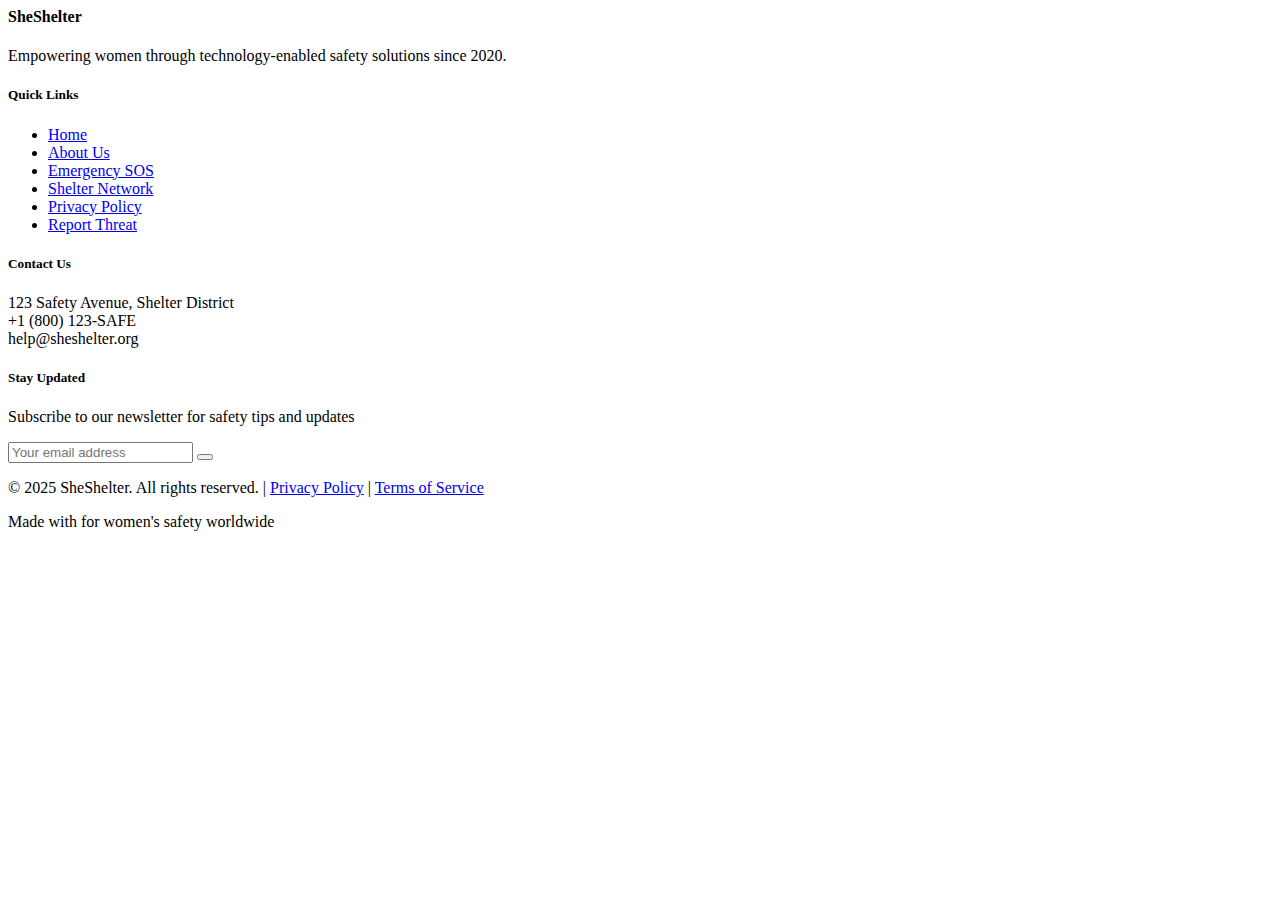
<file: footer.html>
<!-- Footer -->
 <html>
    <head>
<link ref="stylesheet" href="footer.css">
</head>
<body>
<footer>
    <div class="footer-container">
        <div class="footer-main">
            <div class="footer-about">
                <div class="logo">
                    <i class="fas fa-shield-alt"></i>
                    <h4>SheShelter</h4>
                </div>
                <p>Empowering women through technology-enabled safety solutions since 2020.</p>
                <div class="social-links">
                    <a href="#"><i class="fab fa-facebook-f"></i></a>
                    <a href="#"><i class="fab fa-twitter"></i></a>
                    <a href="#"><i class="fab fa-instagram"></i></a>
                    <a href="#"><i class="fab fa-linkedin-in"></i></a>
                </div>
            </div>
            <div class="footer-links">
                <h5>Quick Links</h5>
                <ul>
                    <li><a href="index.html">Home</a></li>
                    <li><a href="about.html">About Us</a></li>
                    <li><a href="sos.html">Emergency SOS</a></li>
                    <li><a href="shelter.html">Shelter Network</a></li>
                    <li><a href="privacy.html">Privacy Policy</a></li>
                    <li><a href="threat-alert.html">Report Threat</a></li>
                </ul>
            </div>
            <div class="footer-contact">
                <h5>Contact Us</h5>
                <div class="contact-item">
                    <i class="fas fa-map-marker-alt"></i>
                    <span>123 Safety Avenue, Shelter District</span>
                </div>
                <div class="contact-item">
                    <i class="fas fa-phone-alt"></i>
                    <span>+1 (800) 123-SAFE</span>
                </div>
                <div class="contact-item">
                    <i class="fas fa-envelope"></i>
                    <span>help@sheshelter.org</span>
                </div>
            </div>
            <div class="footer-newsletter">
                <h5>Stay Updated</h5>
                <p>Subscribe to our newsletter for safety tips and updates</p>
                <form class="newsletter-form">
                    <input type="email" placeholder="Your email address">
                    <button type="submit"><i class="fas fa-paper-plane"></i></button>
                </form>
            </div>
        </div>
        <div class="footer-bottom">
            <p>&copy; 2025 SheShelter. All rights reserved. | <a href="#">Privacy Policy</a> | <a href="#">Terms of Service</a></p>
            <p class="made-with">Made with <i class="fas fa-heart"></i> for women's safety worldwide</p>
        </div>
    </div>
</footer>
</body>
</html>
</file>
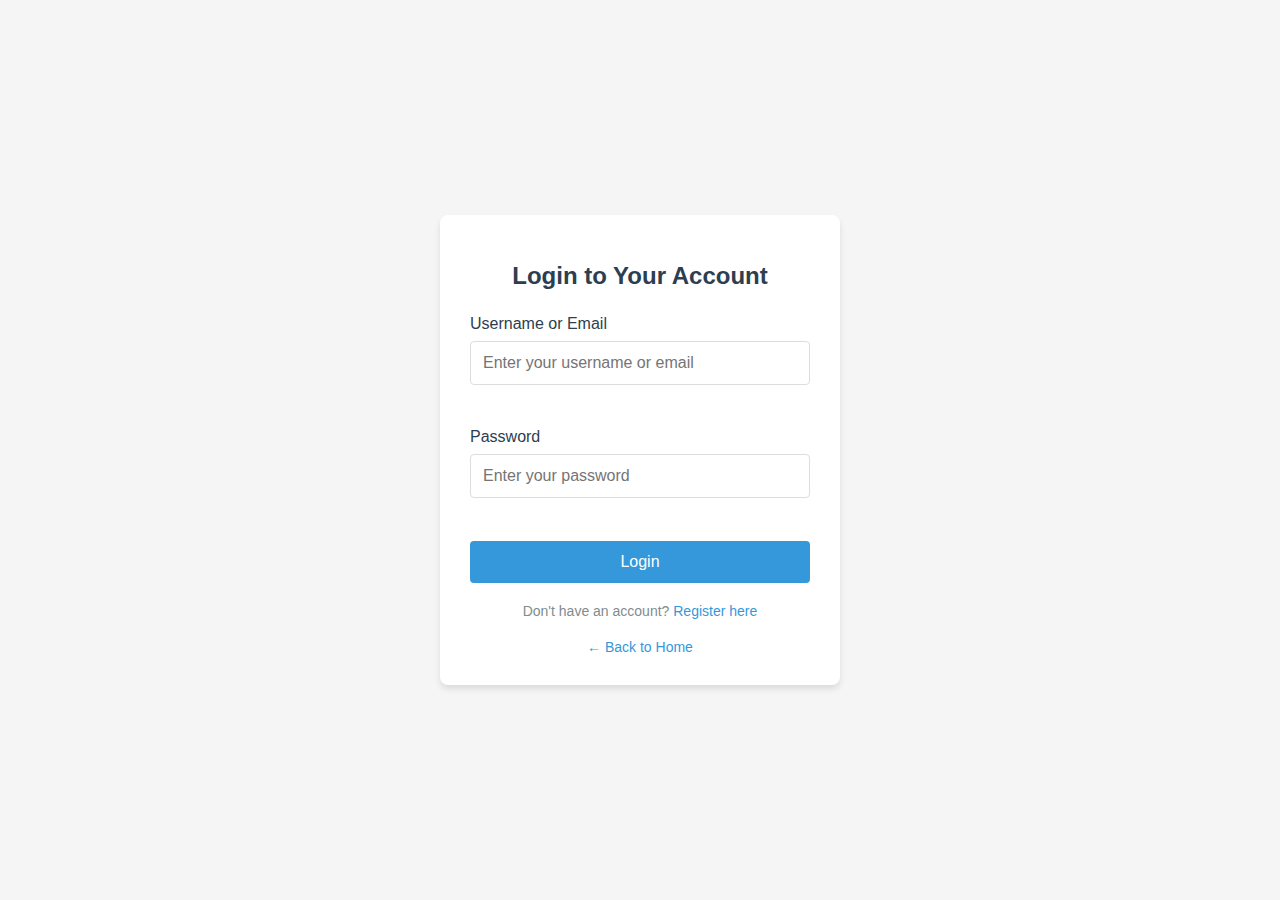
<file: login.html>
<!DOCTYPE html>
<html>
<head>
    <title>Login - SheShelter</title>
    <link rel="stylesheet" href="login.css">
</head>
<body>
    <div class="auth-container">
        <form id="loginForm">
            <div class="auth-box">
                <h1>Login to Your Account</h1>
                
                <div class="form-group">
                    <label for="user">Username or Email</label>
                    <input id="user" type="text" placeholder="Enter your username or email">
                    <div class="error-message" id="usernameError"></div>
                </div>
                
                <div class="form-group">
                    <label for="pass">Password</label>
                    <input id="pass" type="password" placeholder="Enter your password">
                    <div class="error-message" id="passwordError"></div>
                </div>
                
                <button type="submit" class="auth-button">Login</button>
                
                <div class="auth-footer">
                    <p>Don't have an account? <a href="register.html">Register here</a></p>
                    <a href="index.html" class="back-link">← Back to Home</a>
                </div>
            </div>
        </form>
    </div>
    <script src="login.js"></script>
</body>
</html>
</file>
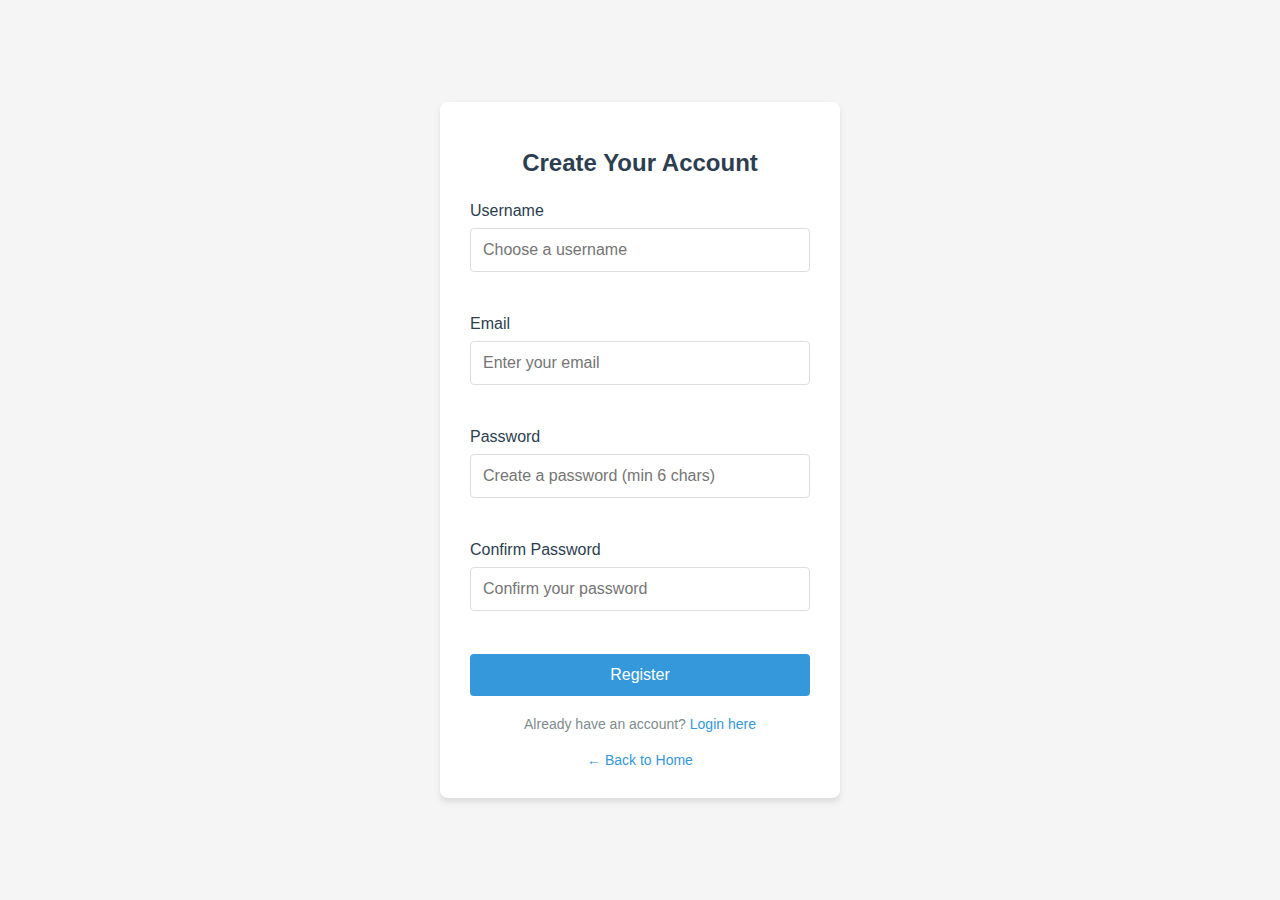
<file: register.html>
<!DOCTYPE html>
<html>
<head>
    <title>Register - SheShelter</title>
    <link rel="stylesheet" href="login.css"> <!-- Reusing the same CSS -->
</head>
<body>
    <div class="auth-container">
        <form id="registerForm">
            <div class="auth-box">
                <h1>Create Your Account</h1>
                
                <div class="form-group">
                    <label for="regUsername">Username</label>
                    <input id="regUsername" type="text" placeholder="Choose a username">
                    <div class="error-message" id="usernameError"></div>
                </div>
                
                <div class="form-group">
                    <label for="regEmail">Email</label>
                    <input id="regEmail" type="email" placeholder="Enter your email">
                    <div class="error-message" id="emailError"></div>
                </div>
                
                <div class="form-group">
                    <label for="regPassword">Password</label>
                    <input id="regPassword" type="password" placeholder="Create a password (min 6 chars)">
                    <div class="error-message" id="passwordError"></div>
                </div>
                
                <div class="form-group">
                    <label for="regConfirmPassword">Confirm Password</label>
                    <input id="regConfirmPassword" type="password" placeholder="Confirm your password">
                    <div class="error-message" id="confirmPasswordError"></div>
                </div>
                
                <button type="submit" class="auth-button">Register</button>
                
                <div class="auth-footer">
                    <p>Already have an account? <a href="login.html">Login here</a></p>
                    <a href="index.html" class="back-link">← Back to Home</a>
                </div>
            </div>
        </form>
    </div>
    <script src="register.js"></script>
</body>
</html>
</file>
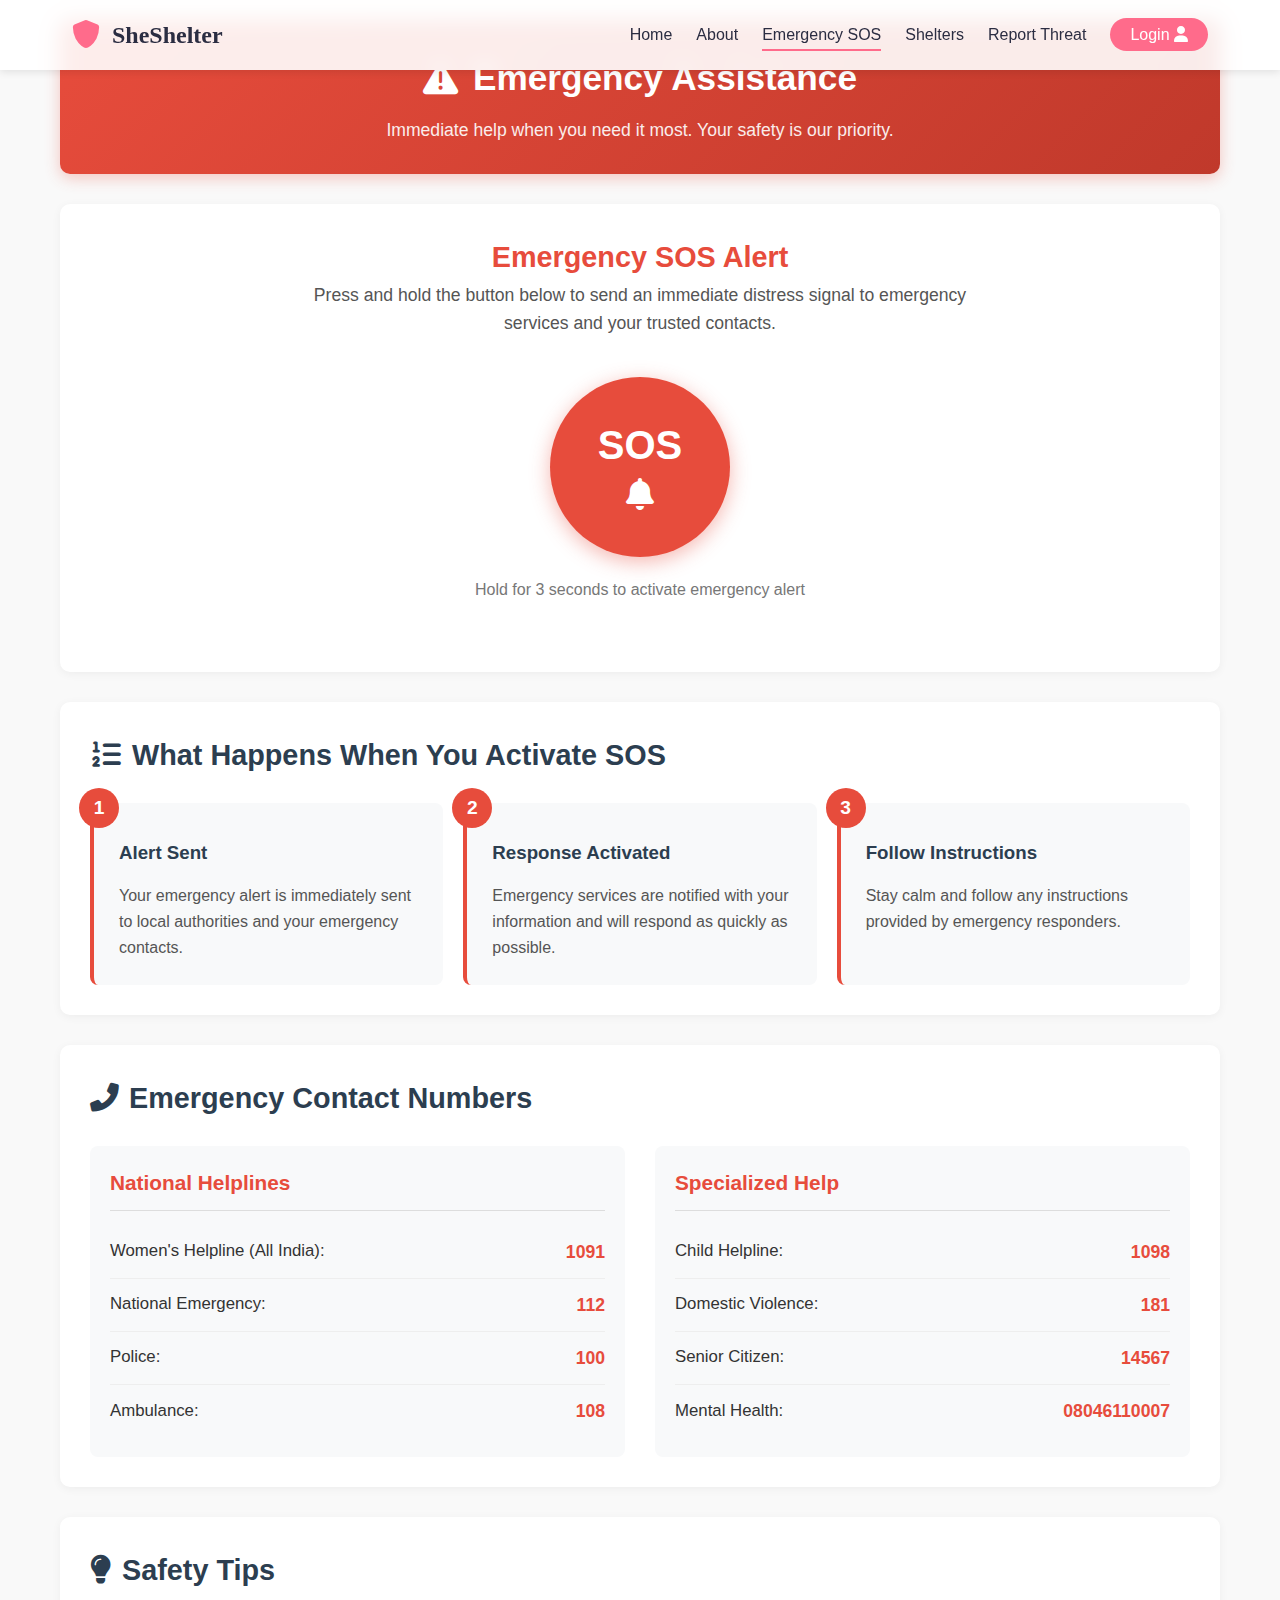
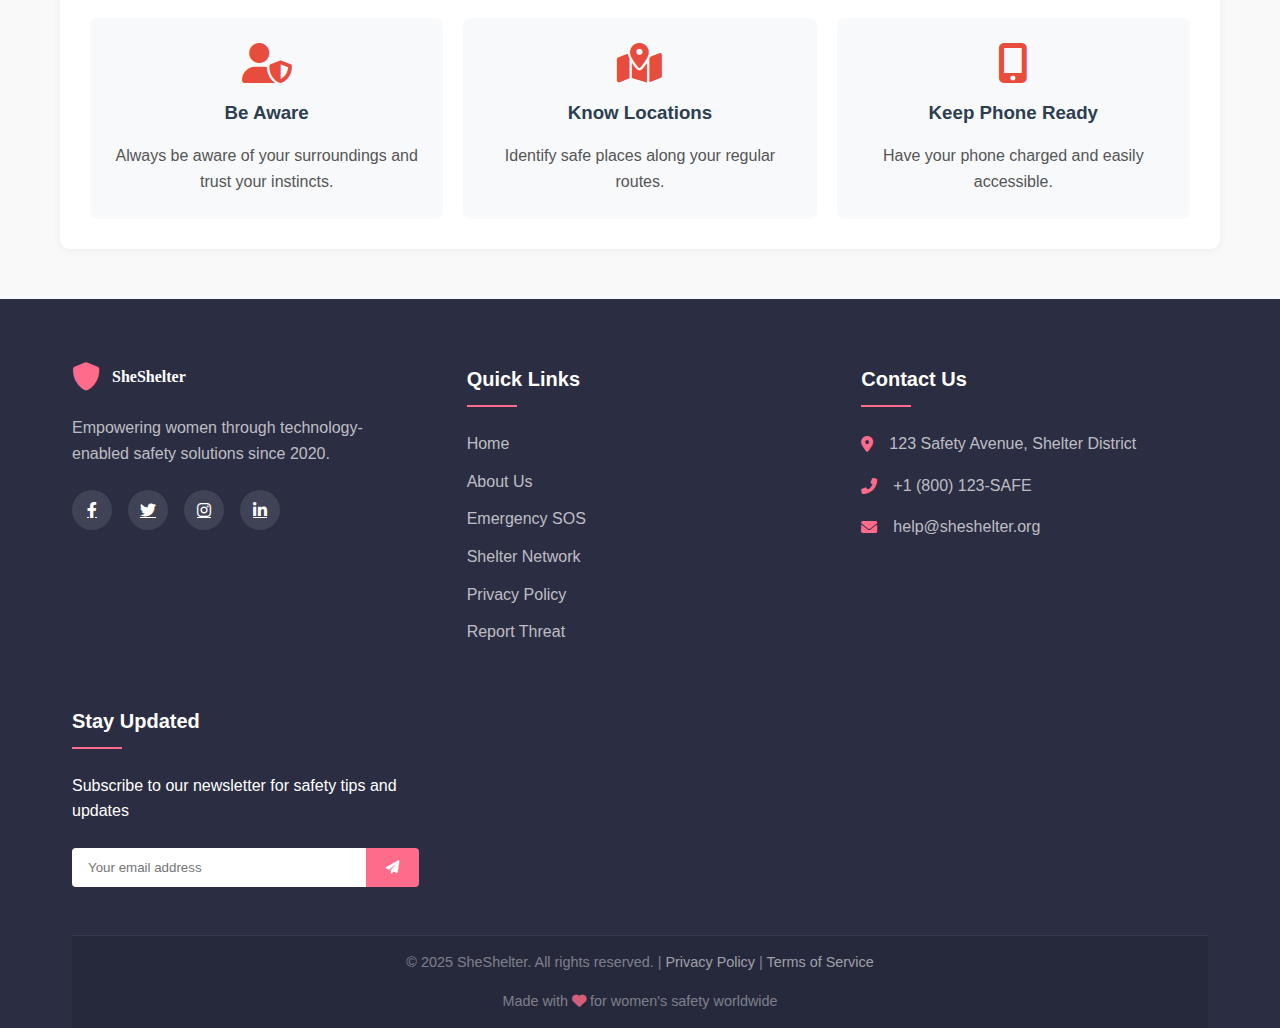
<file: sos.html>
<!DOCTYPE html>
<html lang="en">
<head>
    <meta charset="UTF-8">
    <meta name="viewport" content="width=device-width, initial-scale=1.0">
    <title>Emergency SOS - SheShelter</title>
    <link rel="stylesheet" href="https://cdnjs.cloudflare.com/ajax/libs/font-awesome/6.0.0-beta3/css/all.min.css">
    <link rel="stylesheet" href="index.css">
    <link rel="stylesheet" href="sos.css">
</head>
<body>
<header>
    <div class="header-container">
        <div class="logo">
            <i class="fas fa-shield-alt"></i>
            <h1>SheShelter</h1>
        </div>
        <nav class="main-nav">
            <ul>
                <li><a href="index.html">Home</a></li>
                <li><a href="about.html">About</a></li>
                <li><a href="sos.html" class="active">Emergency SOS</a></li>
                <li><a href="shelter.html">Shelters</a></li>
                <li><a href="threat-alert.html">Report Threat</a></li>
                <li><a href="login.html" class="login-btn">Login <i class="fas fa-user"></i></a></li>
            </ul>
        </nav>
        <div class="mobile-menu-btn">
            <i class="fas fa-bars"></i>
        </div>
    </div>
</header>

    <main class="sos-container">
        <section class="emergency-banner">
            <div class="banner-content">
                <h1><i class="fas fa-exclamation-triangle"></i> Emergency Assistance</h1>
                <p>Immediate help when you need it most. Your safety is our priority.</p>
            </div>
        </section>

        <section class="sos-alert">
            <h2 class="sos-heading">Emergency SOS Alert</h2>
            <p class="sos-info">Press and hold the button below to send an immediate distress signal to emergency services and your trusted contacts.</p>
            
            <div class="sos-button-container">
                <button class="sos-btn" id="sosButton">
                    <span class="sos-text">SOS</span>
                    <span class="sos-pulse"></span>
                    <i class="fas fa-bell alarm-icon"></i>
                </button>
                <p class="sos-instructions">Hold for 3 seconds to activate emergency alert</p>
            </div>
        </section>

        <section class="emergency-steps">
            <h2><i class="fas fa-list-ol"></i> What Happens When You Activate SOS</h2>
            <div class="steps-container">
                <div class="step">
                    <div class="step-number">1</div>
                    <h3>Alert Sent</h3>
                    <p>Your emergency alert is immediately sent to local authorities and your emergency contacts.</p>
                </div>
                <div class="step">
                    <div class="step-number">2</div>
                    <h3>Response Activated</h3>
                    <p>Emergency services are notified with your information and will respond as quickly as possible.</p>
                </div>
                <div class="step">
                    <div class="step-number">3</div>
                    <h3>Follow Instructions</h3>
                    <p>Stay calm and follow any instructions provided by emergency responders.</p>
                </div>
            </div>
        </section>

        <section class="helplines">
            <h2><i class="fas fa-phone-alt"></i> Emergency Contact Numbers</h2>
            <div class="helpline-grid">
                <div class="helpline-category">
                    <h3>National Helplines</h3>
                    <ul class="helpline-list">
                        <li class="helpline-item">Women's Helpline (All India): <span class="helpline-number">1091</span></li>
                        <li class="helpline-item">National Emergency: <span class="helpline-number">112</span></li>
                        <li class="helpline-item">Police: <span class="helpline-number">100</span></li>
                        <li class="helpline-item">Ambulance: <span class="helpline-number">108</span></li>
                    </ul>
                </div>
                <div class="helpline-category">
                    <h3>Specialized Help</h3>
                    <ul class="helpline-list">
                        <li class="helpline-item">Child Helpline: <span class="helpline-number">1098</span></li>
                        <li class="helpline-item">Domestic Violence: <span class="helpline-number">181</span></li>
                        <li class="helpline-item">Senior Citizen: <span class="helpline-number">14567</span></li>
                        <li class="helpline-item">Mental Health: <span class="helpline-number">08046110007</span></li>
                    </ul>
                </div>
            </div>
        </section>

        <section class="safety-tips">
            <h2><i class="fas fa-lightbulb"></i> Safety Tips</h2>
            <div class="tips-container">
                <div class="tip-card">
                    <i class="fas fa-user-shield"></i>
                    <h3>Be Aware</h3>
                    <p>Always be aware of your surroundings and trust your instincts.</p>
                </div>
                <div class="tip-card">
                    <i class="fas fa-map-marked-alt"></i>
                    <h3>Know Locations</h3>
                    <p>Identify safe places along your regular routes.</p>
                </div>
                <div class="tip-card">
                    <i class="fas fa-mobile-alt"></i>
                    <h3>Keep Phone Ready</h3>
                    <p>Have your phone charged and easily accessible.</p>
                </div>
            </div>
        </section>

        <div class="emergency-modal" id="emergencyModal">
            <div class="modal-content">
                <div class="modal-header">
                    <i class="fas fa-exclamation-circle"></i>
                    <h3>EMERGENCY ALERT ACTIVATED</h3>
                </div>
                <p>Help is on the way! Authorities have been notified.</p>
                <div class="modal-timer-container">
                    <div class="modal-timer" id="modalTimer">5</div>
                    <span>seconds until alert is sent</span>
                </div>
                <div class="modal-actions">
                    <button class="cancel-btn" id="cancelSosBtn">
                        <i class="fas fa-times"></i> CANCEL ALERT
                    </button>
                </div>
                <div class="modal-footer">
                    <p>If this is a real emergency, stay on the line if possible.</p>
                </div>
            </div>
        </div>
    </main>

   <div id="footer-placeholder"></div>

<script>
    fetch('footer.html')
        .then(response => response.text())
        .then(data => {
            document.getElementById('footer-placeholder').innerHTML = data;
        });
</script>

    <script src="sos.js"></script>
</body>
</html>
</file>
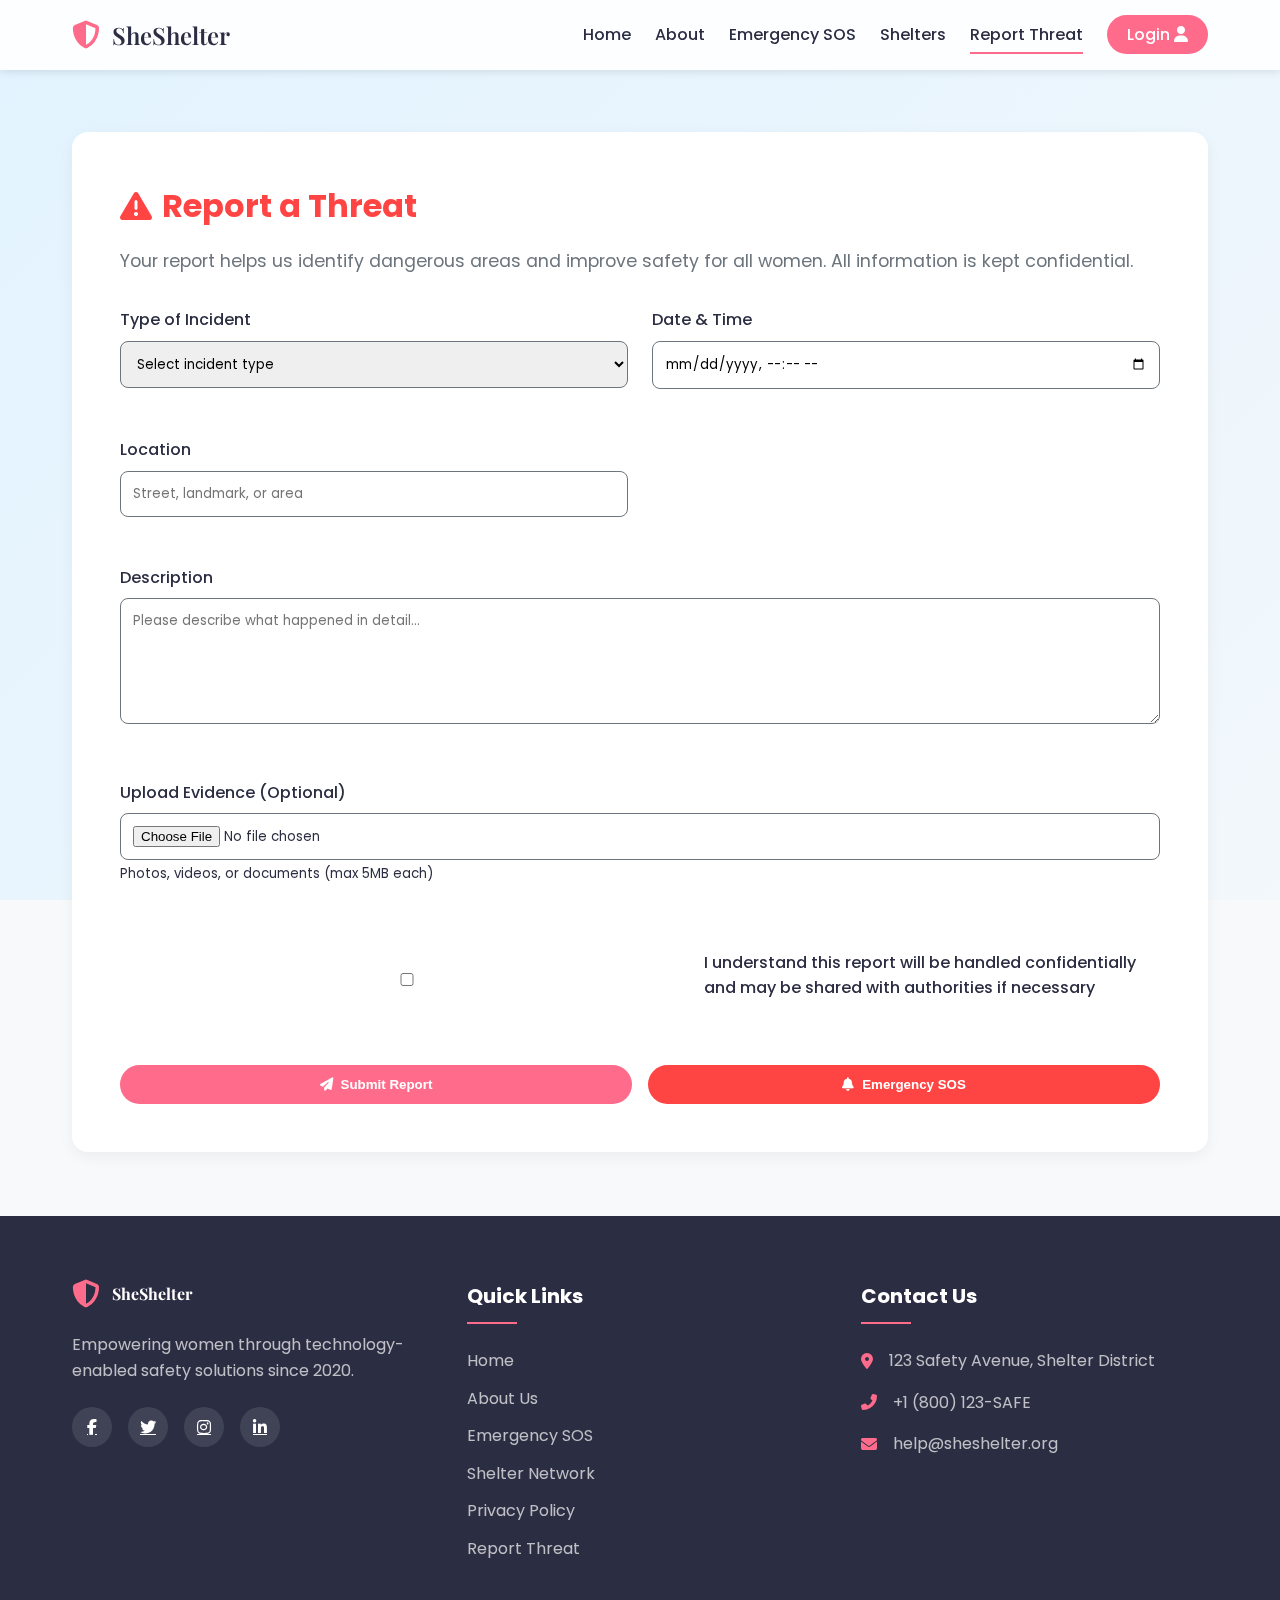
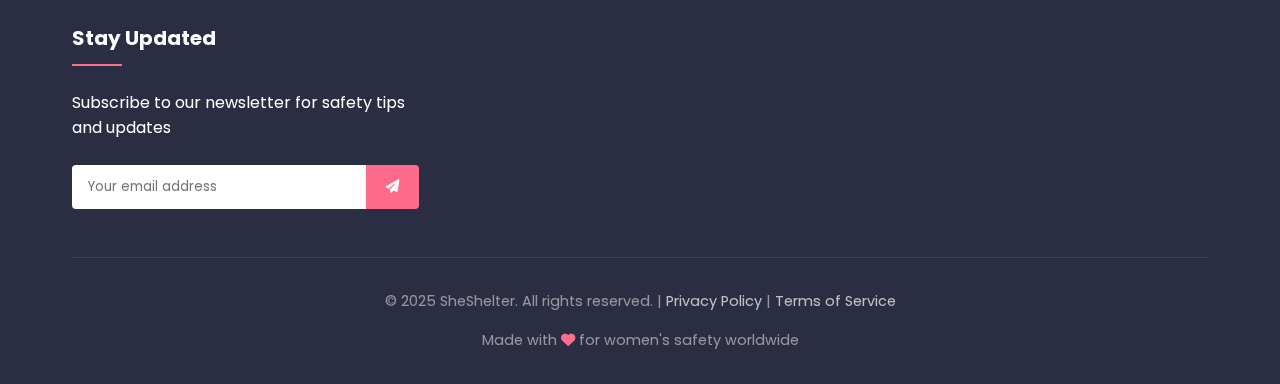
<file: threat-alert.html>
<!DOCTYPE html>
<html lang="en">
<head>
    <meta charset="UTF-8">
    <meta name="viewport" content="width=device-width, initial-scale=1.0">
    <title>Report a Threat - SheShelter</title>
    <link rel="stylesheet" href="https://cdnjs.cloudflare.com/ajax/libs/font-awesome/6.4.0/css/all.min.css">
    <link rel="stylesheet" href="index.css">
    <link rel="stylesheet" href="threat.css">
    <link href="https://fonts.googleapis.com/css2?family=Poppins:wght@300;400;500;600;700&family=Playfair+Display:wght@400;500;600&display=swap" rel="stylesheet">

</head>
<body>
    <!-- Animated Background -->
    <div class="animated-bg"></div>
    
    <!-- Header (same as index.html) -->
    <header>
        <div class="header-container">
            <div class="logo">
                <i class="fas fa-shield-alt"></i>
                <h1>SheShelter</h1>
            </div>
            <nav class="main-nav">
                <ul>
                    <li><a href="index.html">Home</a></li>
                    <li><a href="about.html">About</a></li>
                    <li><a href="sos.html">Emergency SOS</a></li>
                    <li><a href="shelter.html">Shelters</a></li>
                    <li><a href="threat-alert.html" class="active">Report Threat</a></li>
                    <li><a href="login.html" class="login-btn">Login <i class="fas fa-user"></i></a></li>
                </ul>
            </nav>
            <div class="mobile-menu-btn">
                <i class="fas fa-bars"></i>
            </div>
        </div>
    </header>

    <!-- Threat Report Page Content -->
    <main class="threat-report-page">
        <div class="threat-alert-container">
            <h2><i class="fas fa-exclamation-triangle"></i> Report a Threat</h2>
            <p>Your report helps us identify dangerous areas and improve safety for all women. All information is kept confidential.</p>
            
            <form id="threatReportForm" class="threat-report-form">
                <div class="form-group">
                    <label for="incidentType">Type of Incident</label>
                    <select id="incidentType" required>
                        <option value="">Select incident type</option>
                        <option value="verbal">Verbal Harassment</option>
                        <option value="physical">Physical Harassment</option>
                        <option value="cyber">Cyber Harassment</option>
                        <option value="stalking">Stalking</option>
                        <option value="other">Other</option>
                    </select>
                </div>
                
                <div class="form-group">
                    <label for="incidentDate">Date & Time</label>
                    <input type="datetime-local" id="incidentDate" required>
                </div>
                
                <div class="form-group">
                    <label for="incidentLocation">Location</label>
                    <input type="text" id="incidentLocation" placeholder="Street, landmark, or area" required>
                </div>
                
                <div class="form-group full-width">
                    <label for="incidentDescription">Description</label>
                    <textarea id="incidentDescription" rows="5" placeholder="Please describe what happened in detail..." required></textarea>
                </div>
                
                <div class="form-group full-width">
                    <label for="evidenceUpload">Upload Evidence (Optional)</label>
                    <input type="file" id="evidenceUpload" accept="image/*,video/*,.pdf,.doc,.docx">
                    <small>Photos, videos, or documents (max 5MB each)</small>
                </div>
                
                <div class="privacy-notice">
                    <input type="checkbox" id="privacyAgreement" required>
                    <label for="privacyAgreement">I understand this report will be handled confidentially and may be shared with authorities if necessary</label>
                </div>
                
                <div class="form-actions">
                    <button type="submit" class="report-btn">
                        <i class="fas fa-paper-plane"></i> Submit Report
                    </button>
                    <button type="button" class="emergency-btn" onclick="location.href='sos.html'">
                        <i class="fas fa-bell"></i> Emergency SOS
                    </button>
                </div>
            </form>
            
            <div class="report-confirmation" id="reportConfirmation">
                <i class="fas fa-check-circle"></i>
                <h3>Report Submitted Successfully</h3>
                <p>Thank you for helping make our community safer. Your report has been received and will be reviewed by our team.</p>
                <p>If you need immediate assistance, please use the Emergency SOS button.</p>
            </div>
        </div>
    </main>
<div id="footer-placeholder"></div>

<script>
    fetch('footer.html')
        .then(response => response.text())
        .then(data => {
            document.getElementById('footer-placeholder').innerHTML = data;
        });
</script>
    <script src="index.js"></script>
    <script src="threat.js"></script>
</body>
</html>
</file>
<file: footer.css>
/* Footer Styles */
footer {
    background-color: #2c3e50;
    color: #ecf0f1;
    padding: 60px 0 0;
    position: relative;
    z-index: 10;
}

.footer-container {
    max-width: 1200px;
    margin: 0 auto;
    padding: 0 20px;
}

.footer-main {
    display: grid;
    grid-template-columns: repeat(auto-fit, minmax(250px, 1fr));
    gap: 30px;
    margin-bottom: 40px;
}

.footer-about .logo {
    display: flex;
    align-items: center;
    margin-bottom: 20px;
}

.footer-about .logo i {
    font-size: 2rem;
    margin-right: 10px;
    color: #e74c3c;
}

.footer-about .logo h4 {
    font-size: 1.5rem;
    margin: 0;
}

.footer-about p {
    margin-bottom: 20px;
    line-height: 1.6;
}

.social-links {
    display: flex;
    gap: 15px;
}

.social-links a {
    color: #ecf0f1;
    background-color: rgba(255, 255, 255, 0.1);
    width: 36px;
    height: 36px;
    border-radius: 50%;
    display: flex;
    align-items: center;
    justify-content: center;
    transition: all 0.3s ease;
}

.social-links a:hover {
    background-color: #e74c3c;
    transform: translateY(-3px);
}

.footer-links h5,
.footer-contact h5,
.footer-newsletter h5 {
    font-size: 1.2rem;
    margin-bottom: 20px;
    position: relative;
    padding-bottom: 10px;
}

.footer-links h5::after,
.footer-contact h5::after,
.footer-newsletter h5::after {
    content: '';
    position: absolute;
    left: 0;
    bottom: 0;
    width: 40px;
    height: 2px;
    background-color: #e74c3c;
}

.footer-links ul {
    list-style: none;
    padding: 0;
}

.footer-links li {
    margin-bottom: 10px;
}

.footer-links a {
    color: #bdc3c7;
    transition: all 0.3s ease;
}

.footer-links a:hover {
    color: #e74c3c;
    padding-left: 5px;
}

.contact-item {
    display: flex;
    align-items: flex-start;
    margin-bottom: 15px;
}

.contact-item i {
    margin-right: 10px;
    color: #e74c3c;
    margin-top: 3px;
}

.contact-item span {
    line-height: 1.5;
}

.newsletter-form {
    display: flex;
    margin-top: 20px;
}

.newsletter-form input {
    flex: 1;
    padding: 10px 15px;
    border: none;
    border-radius: 4px 0 0 4px;
    font-size: 0.9rem;
}

.newsletter-form button {
    background-color: #e74c3c;
    color: white;
    border: none;
    padding: 0 15px;
    border-radius: 0 4px 4px 0;
    cursor: pointer;
    transition: all 0.3s ease;
}

.newsletter-form button:hover {
    background-color: #c0392b;
}

.footer-bottom {
    background-color: rgba(0, 0, 0, 0.2);
    padding: 20px 0;
    text-align: center;
    font-size: 0.9rem;
}

.footer-bottom p {
    margin: 5px 0;
    color: #bdc3c7;
}

.footer-bottom a {
    color: #ecf0f1;
    transition: all 0.3s ease;
}

.footer-bottom a:hover {
    color: #e74c3c;
    text-decoration: underline;
}

.made-with {
    display: flex;
    align-items: center;
    justify-content: center;
    gap: 5px;
}

.made-with i {
    color: #e74c3c;
}

/* Responsive adjustments */
@media (max-width: 768px) {
    .footer-main {
        grid-template-columns: 1fr;
    }
    
    .footer-links,
    .footer-contact,
    .footer-newsletter {
        margin-top: 30px;
    }
}
</file>
<file: login.css>
body {
    margin: 0;
    padding: 0;
    font-family: 'Arial', sans-serif;
    background-color: #f5f5f5;
    display: flex;
    justify-content: center;
    align-items: center;
    min-height: 100vh;
}

.auth-container {
    width: 100%;
    max-width: 400px;
    padding: 20px;
}

.auth-box {
    background-color: white;
    padding: 30px;
    border-radius: 8px;
    box-shadow: 0 4px 6px rgba(0, 0, 0, 0.1);
}

.auth-box h1 {
    color: #2c3e50;
    text-align: center;
    margin-bottom: 25px;
    font-size: 24px;
}

.form-group {
    margin-bottom: 20px;
}

.form-group label {
    display: block;
    margin-bottom: 8px;
    color: #2c3e50;
    font-weight: 500;
}

.form-group input {
    width: 100%;
    padding: 12px;
    border: 1px solid #ddd;
    border-radius: 4px;
    font-size: 16px;
    box-sizing: border-box;
}

.form-group input:focus {
    outline: none;
    border-color: #3498db;
}

.auth-button {
    width: 100%;
    padding: 12px;
    background-color: #3498db;
    color: white;
    border: none;
    border-radius: 4px;
    font-size: 16px;
    cursor: pointer;
    transition: background-color 0.3s;
}

.auth-button:hover {
    background-color: #2980b9;
}

.auth-footer {
    margin-top: 20px;
    text-align: center;
    font-size: 14px;
}

.auth-footer p {
    color: #7f8c8d;
    margin-bottom: 10px;
}

.auth-footer a {
    color: #3498db;
    text-decoration: none;
}

.back-link {
    display: inline-block;
    margin-top: 10px;
    color: #7f8c8d;
}

.error-message {
    color: #e74c3c;
    font-size: 13px;
    margin-top: 5px;
    height: 18px;
}
</file>
<file: index.css>
/* Base Styles & Variables */
:root {
    --primary: #FF6B8B;
    --primary-dark: #E05575;
    --primary-light: #FF8FA3;
    --secondary: #6B8BFF;
    --accent: #FFD166;
    --dark: #2B2D42;
    --light: #F8F9FA;
    --gray: #6C757D;
    --success: #4BB543;
    --danger: #FF4444;
    --warning: #FD7E14;
    --info: #17A2B8;
    
    --font-primary: 'Poppins', sans-serif;
    --font-secondary: 'Playfair Display', serif;
    
    --shadow-sm: 0 2px 8px rgba(0,0,0,0.1);
    --shadow-md: 0 4px 12px rgba(0,0,0,0.15);
    --shadow-lg: 0 8px 24px rgba(0,0,0,0.2);
    --transition: all 0.3s ease;
}

* {
    margin: 0;
    padding: 0;
    box-sizing: border-box;
}

body {
    font-family: var(--font-primary);
    color: var(--dark);
    background-color: var(--light);
    line-height: 1.6;
    overflow-x: hidden;
}

/* Animated Background */
.animated-bg {
    position: fixed;
    top: 0;
    left: 0;
    width: 100%;
    height: 100%;
    background: linear-gradient(-45deg, #ffcce6, #ffd6e7, #f8f9fa, #e2f3ff);
    background-size: 400% 400%;
    animation: gradientBG 15s ease infinite;
    z-index: -1;
}

@keyframes gradientBG {
    0% { background-position: 0% 50%; }
    50% { background-position: 100% 50%; }
    100% { background-position: 0% 50%; }
}

/* Header Styles */
header {
    background-color: rgba(255, 255, 255, 0.9);
    box-shadow: var(--shadow-sm);
    position: fixed;
    width: 100%;
    top: 0;
    z-index: 1000;
    backdrop-filter: blur(10px);
}

.header-container {
    max-width: 1200px;
    margin: 0 auto;
    padding: 1rem 2rem;
    display: flex;
    justify-content: space-between;
    align-items: center;
}

.logo {
    display: flex;
    align-items: center;
    gap: 0.75rem;
}

.logo i {
    color: var(--primary);
    font-size: 1.75rem;
}

.logo h1 {
    font-family: var(--font-secondary);
    font-weight: 600;
    color: var(--dark);
    font-size: 1.5rem;
}

.main-nav ul {
    display: flex;
    list-style: none;
    gap: 1.5rem;
}

.main-nav a {
    text-decoration: none;
    color: var(--dark);
    font-weight: 500;
    padding: 0.5rem 0;
    position: relative;
    transition: var(--transition);
}

.main-nav a:after {
    content: '';
    position: absolute;
    bottom: 0;
    left: 0;
    width: 0;
    height: 2px;
    background-color: var(--primary);
    transition: var(--transition);
}

.main-nav a:hover:after,
.main-nav a.active:after {
    width: 100%;
}

.main-nav a:hover {
    color: var(--primary);
}

.login-btn {
    background-color: var(--primary);
    color: white !important;
    padding: 0.5rem 1.25rem !important;
    border-radius: 50px;
    transition: var(--transition);
}

.login-btn:hover {
    background-color: var(--primary-dark);
    transform: translateY(-2px);
    box-shadow: var(--shadow-sm);
}

.login-btn:after {
    display: none !important;
}

.mobile-menu-btn {
    display: none;
    font-size: 1.5rem;
    cursor: pointer;
}

/* Hero Section */
/* Add this to your existing index.css */
.hero-with-bg {
    position: relative;
    min-height: 100vh;
    display: flex;
    align-items: center;
    background: 
        linear-gradient(rgba(0, 0, 0, 0.5), 
        rgba(0, 0, 0, 0.5)), 
        url('https://media.istockphoto.com/id/487729465/photo/i-think-that-guy-is-following-me.webp?a=1&b=1&s=612x612&w=0&k=20&c=NQbNAjp6GTJEZWL9wnVLmhzxpb80SSLnCLb4tdMg26U=') no-repeat center center;
    background-size: cover;
    color: white;
    padding: 8rem 2rem 4rem;
}
.hero {
    padding: 8rem 2rem 4rem;
    max-width: 1200px;
    margin: 0 auto;
    display: flex;
    align-items: center;
    gap: 3rem;
    min-height: 90vh;
}

.hero-content {
    position: relative;
    z-index: 2;
    max-width: 1200px;
    margin: 0 auto;
}

.hero-image {
    flex: 1;
    position: relative;
}

.hero-image img {
    width: 100%;
    border-radius: 16px;
    box-shadow: var(--shadow-lg);
    transform: perspective(1000px) rotateY(-10deg);
    transition: var(--transition);
}

.hero-image:hover img {
    transform: perspective(1000px) rotateY(0deg);
}

.hero h2 {
    font-family: var(--font-secondary);
    font-size: 3rem;
    font-weight: 600;
    color: var(--dark);
    margin-bottom: 1.5rem;
    line-height: 1.2;
}

.tagline {
    font-size: 1.25rem;
    color: var(--gray);
    margin-bottom: 2.5rem;
    max-width: 600px;
}

.hero-buttons {
    display: flex;
    gap: 1.5rem;
    margin-top: 2rem;
}

.btn {
    display: inline-flex;
    align-items: center;
    gap: 0.75rem;
    padding: 0.75rem 1.75rem;
    border-radius: 50px;
    font-weight: 500;
    text-decoration: none;
    transition: var(--transition);
    box-shadow: var(--shadow-sm);
}

.btn i {
    font-size: 1.1rem;
}

.emergency-btn {
    background-color: var(--danger);
    color: white;
}

.emergency-btn:hover {
    background-color: #e03e3e;
    transform: translateY(-3px);
    box-shadow: var(--shadow-md);
}

.shelter-btn {
    background-color: var(--primary);
    color: white;
}

.shelter-btn:hover {
    background-color: var(--primary-dark);
    transform: translateY(-3px);
    box-shadow: var(--shadow-md);
}

/* Safety Features Section */
.safety-features {
    padding: 6rem 2rem;
    background-color: white;
    position: relative;
    overflow: hidden;
}

.section-header {
    text-align: center;
    max-width: 800px;
    margin: 0 auto 4rem;
}

.section-header h3 {
    font-family: var(--font-secondary);
    font-size: 2.5rem;
    color: var(--dark);
    margin-bottom: 1rem;
}

.section-header p {
    font-size: 1.1rem;
    color: var(--gray);
}

.features-grid {
    display: grid;
    grid-template-columns: repeat(auto-fit, minmax(250px, 1fr));
    gap: 2rem;
    max-width: 1200px;
    margin: 0 auto;
}

.feature-card {
    background-color: white;
    border-radius: 12px;
    padding: 2rem;
    text-align: center;
    transition: var(--transition);
    box-shadow: var(--shadow-sm);
    border: 1px solid rgba(0,0,0,0.05);
}

.feature-card:hover {
    transform: translateY(-10px);
    box-shadow: var(--shadow-lg);
}

.feature-icon {
    width: 80px;
    height: 80px;
    margin: 0 auto 1.5rem;
    background-color: rgba(255, 107, 139, 0.1);
    border-radius: 50%;
    display: flex;
    align-items: center;
    justify-content: center;
    font-size: 2rem;
    color: var(--primary);
}

.pulse {
    animation: pulse 2s infinite;
}

@keyframes pulse {
    0% { box-shadow: 0 0 0 0 rgba(255, 107, 139, 0.4); }
    70% { box-shadow: 0 0 0 15px rgba(255, 107, 139, 0); }
    100% { box-shadow: 0 0 0 0 rgba(255, 107, 139, 0); }
}

.feature-card h4 {
    font-size: 1.25rem;
    margin-bottom: 1rem;
    color: var(--dark);
}

.feature-card p {
    color: var(--gray);
    font-size: 0.95rem;
}

/* Testimonials Section */
.testimonials {
    padding: 6rem 2rem;
    background-color: #f8f9fa;
}

.testimonial-slider {
    max-width: 1200px;
    margin: 0 auto;
    display: flex;
    gap: 2rem;
    overflow-x: auto;
    padding: 1rem 0;
    scroll-snap-type: x mandatory;
}

.testimonial-card {
    min-width: 350px;
    background-color: white;
    border-radius: 12px;
    padding: 2rem;
    box-shadow: var(--shadow-sm);
    scroll-snap-align: start;
}

.quote-icon {
    font-size: 2rem;
    color: var(--primary-light);
    margin-bottom: 1rem;
}

.testimonial-text {
    font-style: italic;
    color: var(--dark);
    margin-bottom: 1.5rem;
}

.testimonial-author {
    display: flex;
    align-items: center;
    gap: 1rem;
}

.testimonial-author img {
    width: 50px;
    height: 50px;
    border-radius: 50%;
    object-fit: cover;
}

.testimonial-author h5 {
    font-size: 1rem;
    color: var(--dark);
}

.testimonial-author p {
    font-size: 0.85rem;
    color: var(--gray);
}

/* App Download CTA */
.app-cta {
    padding: 6rem 2rem;
    max-width: 1200px;
    margin: 0 auto;
    display: flex;
    align-items: center;
    gap: 4rem;
}

.app-image {
    flex: 1;
    position: relative;
}

.app-image img {
    width: 100%;
    max-width: 400px;
    filter: drop-shadow(0 10px 20px rgba(0,0,0,0.1));
}

.app-content {
    flex: 1;
}

.app-content h3 {
    font-family: var(--font-secondary);
    font-size: 2.5rem;
    color: var(--dark);
    margin-bottom: 1.5rem;
}

.app-content p {
    color: var(--gray);
    margin-bottom: 2rem;
    font-size: 1.1rem;
}

.download-buttons {
    display: flex;
    gap: 1rem;
}

.download-btn {
    display: flex;
    align-items: center;
    gap: 0.75rem;
    padding: 0.75rem 1.5rem;
    background-color: var(--dark);
    color: white;
    border-radius: 8px;
    text-decoration: none;
    transition: var(--transition);
}

.download-btn:hover {
    transform: translateY(-3px);
    box-shadow: var(--shadow-md);
}

.download-btn i {
    font-size: 1.5rem;
}

.download-btn div {
    display: flex;
    flex-direction: column;
}

.download-btn span {
    font-size: 0.7rem;
}

.download-btn strong {
    font-size: 1rem;
}

/* Footer Styles */
footer {
    background-color: var(--dark);
    color: white;
    padding-top: 4rem;
}

.footer-container {
    max-width: 1200px;
    margin: 0 auto;
    padding: 0 2rem;
}

.footer-main {
    display: grid;
    grid-template-columns: repeat(auto-fit, minmax(250px, 1fr));
    gap: 3rem;
    margin-bottom: 3rem;
}

.footer-about .logo {
    margin-bottom: 1.5rem;
}

.footer-about .logo i {
    color: var(--primary);
}

.footer-about .logo h4 {
    color: white;
    font-family: var(--font-secondary);
}

.footer-about p {
    color: rgba(255,255,255,0.7);
    margin-bottom: 1.5rem;
}

.social-links {
    display: flex;
    gap: 1rem;
}

.social-links a {
    display: flex;
    align-items: center;
    justify-content: center;
    width: 40px;
    height: 40px;
    border-radius: 50%;
    background-color: rgba(255,255,255,0.1);
    color: white;
    transition: var(--transition);
}

.social-links a:hover {
    background-color: var(--primary);
    transform: translateY(-3px);
}

.footer-links h5,
.footer-contact h5,
.footer-newsletter h5 {
    font-size: 1.25rem;
    margin-bottom: 1.5rem;
    position: relative;
    padding-bottom: 0.75rem;
}

.footer-links h5:after,
.footer-contact h5:after,
.footer-newsletter h5:after {
    content: '';
    position: absolute;
    bottom: 0;
    left: 0;
    width: 50px;
    height: 2px;
    background-color: var(--primary);
}

.footer-links ul {
    list-style: none;
}

.footer-links li {
    margin-bottom: 0.75rem;
}

.footer-links a {
    color: rgba(255,255,255,0.7);
    text-decoration: none;
    transition: var(--transition);
}

.footer-links a:hover {
    color: var(--primary);
    padding-left: 5px;
}

.contact-item {
    display: flex;
    align-items: center;
    gap: 1rem;
    margin-bottom: 1rem;
    color: rgba(255,255,255,0.7);
}

.contact-item i {
    color: var(--primary);
}

.newsletter-form {
    display: flex;
    margin-top: 1.5rem;
}

.newsletter-form input {
    flex: 1;
    padding: 0.75rem 1rem;
    border: none;
    border-radius: 4px 0 0 4px;
    font-family: var(--font-primary);
}

.newsletter-form button {
    background-color: var(--primary);
    color: white;
    border: none;
    padding: 0 1.25rem;
    border-radius: 0 4px 4px 0;
    cursor: pointer;
    transition: var(--transition);
}

.newsletter-form button:hover {
    background-color: var(--primary-dark);
}

.footer-bottom {
    border-top: 1px solid rgba(255,255,255,0.1);
    padding: 2rem 0;
    text-align: center;
    color: rgba(255,255,255,0.5);
    font-size: 0.9rem;
}

.footer-bottom a {
    color: rgba(255,255,255,0.7);
    text-decoration: none;
    transition: var(--transition);
}

.footer-bottom a:hover {
    color: var(--primary);
}

.made-with {
    margin-top: 1rem;
}

.made-with i {
    color: var(--primary);
}

/* Emergency Quick Access */
.emergency-quick-access {
    position: fixed;
    bottom: 2rem;
    right: 2rem;
    z-index: 999;
}

.emergency-quick-access .emergency-btn {
    display: flex;
    align-items: center;
    gap: 0.5rem;
    padding: 1rem 1.5rem;
    background-color: var(--danger);
    color: white;
    border-radius: 50px;
    text-decoration: none;
    font-weight: 600;
    box-shadow: 0 4px 20px rgba(255, 68, 68, 0.3);
    animation: pulse 1.5s infinite;
    transition: var(--transition);
}

.emergency-quick-access .emergency-btn:hover {
    background-color: #e03e3e;
    transform: scale(1.05);
}

/* Responsive Styles */
@media (max-width: 992px) {
    .hero {
        flex-direction: column;
        text-align: center;
        padding-top: 6rem;
    }
    
    .hero-buttons {
        justify-content: center;
    }
    
    .tagline {
        margin-left: auto;
        margin-right: auto;
    }
    
    .app-cta {
        flex-direction: column;
        text-align: center;
    }
    
    .download-buttons {
        justify-content: center;
    }
}

@media (max-width: 768px) {
    .main-nav {
        position: fixed;
        top: 80px;
        left: -100%;
        width: 80%;
        height: calc(100vh - 80px);
        background-color: white;
        flex-direction: column;
        padding: 2rem;
        box-shadow: var(--shadow-lg);
        transition: var(--transition);
    }
    
    .main-nav.active {
        left: 0;
    }
    
    .main-nav ul {
        flex-direction: column;
    }
    
    .mobile-menu-btn {
        display: block;
    }
    
    .hero h2 {
        font-size: 2.5rem;
    }
    
    .section-header h3 {
        font-size: 2rem;
    }
    
    .app-content h3 {
        font-size: 2rem;
    }
}

@media (max-width: 576px) {
    .hero h2 {
        font-size: 2rem;
    }
    
    .hero-buttons {
        flex-direction: column;
        gap: 1rem;
    }
    
    .download-buttons {
        flex-direction: column;
    }
    
    .header-container {
        padding: 1rem;
    }
}
</file>
<file: sos.css>
/* Base Styles */
body {
    margin: 0;
    padding: 0;
    font-family: 'Segoe UI', Tahoma, Geneva, Verdana, sans-serif;
    background-color: #f9f9f9;
    color: #333;
    line-height: 1.6;
}

/* Main Container */
.sos-container {
    max-width: 1200px;
    margin: 0 auto;
    padding: 20px;
}

/* Emergency Banner */
.emergency-banner {
    background: linear-gradient(135deg, #e74c3c, #c0392b);
    color: white;
    padding: 30px;
    border-radius: 10px;
    margin-bottom: 30px;
    text-align: center;
    box-shadow: 0 4px 15px rgba(231, 76, 60, 0.3);
}

.emergency-banner h1 {
    margin: 0;
    font-size: 2.2rem;
    display: flex;
    align-items: center;
    justify-content: center;
    gap: 15px;
}

.emergency-banner p {
    margin: 10px 0 0;
    font-size: 1.1rem;
    opacity: 0.9;
}

/* SOS Alert Section */
.sos-alert {
    background-color: white;
    border-radius: 10px;
    padding: 30px;
    margin-bottom: 30px;
    box-shadow: 0 2px 10px rgba(0,0,0,0.05);
    text-align: center;
}

.sos-heading {
    color: #e74c3c;
    margin-top: 0;
    font-size: 1.8rem;
    display: flex;
    align-items: center;
    justify-content: center;
    gap: 10px;
}

.sos-info {
    color: #555;
    margin-bottom: 25px;
    font-size: 1.1rem;
    max-width: 700px;
    margin-left: auto;
    margin-right: auto;
}

.sos-button-container {
    position: relative;
    margin: 40px 0;
}

.sos-btn {
    background-color: #e74c3c;
    color: white;
    border: none;
    border-radius: 50%;
    width: 180px;
    height: 180px;
    font-size: 2.5rem;
    font-weight: bold;
    cursor: pointer;
    position: relative;
    transition: all 0.3s;
    box-shadow: 0 5px 20px rgba(231, 76, 60, 0.4);
    outline: none;
    display: flex;
    flex-direction: column;
    align-items: center;
    justify-content: center;
    margin: 0 auto;
}

.sos-btn:hover {
    transform: translateY(-3px);
    box-shadow: 0 8px 25px rgba(231, 76, 60, 0.5);
}

.sos-btn:active {
    transform: scale(0.98);
}

.sos-text {
    position: relative;
    z-index: 2;
}

.alarm-icon {
    font-size: 2rem;
    margin-top: 10px;
    animation: ring 0.5s infinite alternate;
    position: relative;
    z-index: 2;
}

@keyframes ring {
    from {
        transform: rotate(-15deg);
    }
    to {
        transform: rotate(15deg);
    }
}

.sos-pulse {
    position: absolute;
    width: 100%;
    height: 100%;
    background-color: rgba(231, 76, 60, 0.6);
    border-radius: 50%;
    top: 0;
    left: 0;
    animation: pulse 2s infinite;
    opacity: 0;
    z-index: 1;
}

@keyframes pulse {
    0% {
        transform: scale(0.8);
        opacity: 0.7;
    }
    70% {
        transform: scale(1.3);
        opacity: 0;
    }
    100% {
        transform: scale(0.8);
        opacity: 0;
    }
}

.sos-instructions {
    color: #777;
    font-size: 1rem;
    margin-top: 20px;
    font-weight: 500;
}

/* Emergency Steps */
.emergency-steps {
    background-color: white;
    border-radius: 10px;
    padding: 30px;
    margin-bottom: 30px;
    box-shadow: 0 2px 10px rgba(0,0,0,0.05);
}

.emergency-steps h2 {
    color: #2c3e50;
    margin-top: 0;
    font-size: 1.8rem;
    display: flex;
    align-items: center;
    gap: 10px;
    margin-bottom: 25px;
}

.steps-container {
    display: grid;
    grid-template-columns: repeat(auto-fit, minmax(300px, 1fr));
    gap: 20px;
}

.step {
    background-color: #f8f9fa;
    border-radius: 8px;
    padding: 25px;
    position: relative;
    border-left: 4px solid #e74c3c;
}

.step-number {
    position: absolute;
    top: -15px;
    left: -15px;
    background-color: #e74c3c;
    color: white;
    width: 40px;
    height: 40px;
    border-radius: 50%;
    display: flex;
    align-items: center;
    justify-content: center;
    font-weight: bold;
    font-size: 1.2rem;
}

.step h3 {
    color: #2c3e50;
    margin-top: 10px;
    margin-bottom: 15px;
}

.step p {
    color: #555;
    margin: 0;
}

/* Helplines Section */
.helplines {
    background-color: white;
    border-radius: 10px;
    padding: 30px;
    margin-bottom: 30px;
    box-shadow: 0 2px 10px rgba(0,0,0,0.05);
}

.helplines h2 {
    color: #2c3e50;
    margin-top: 0;
    font-size: 1.8rem;
    display: flex;
    align-items: center;
    gap: 10px;
    margin-bottom: 25px;
}

.helpline-grid {
    display: grid;
    grid-template-columns: repeat(auto-fit, minmax(300px, 1fr));
    gap: 30px;
}

.helpline-category {
    background-color: #f8f9fa;
    border-radius: 8px;
    padding: 20px;
}

.helpline-category h3 {
    color: #e74c3c;
    margin-top: 0;
    margin-bottom: 15px;
    font-size: 1.3rem;
    border-bottom: 1px solid #ddd;
    padding-bottom: 10px;
}

.helpline-list {
    list-style: none;
    padding: 0;
    margin: 0;
}

.helpline-item {
    padding: 12px 0;
    border-bottom: 1px solid #eee;
    display: flex;
    justify-content: space-between;
    align-items: center;
    font-size: 1.05rem;
}

.helpline-item:last-child {
    border-bottom: none;
}

.helpline-number {
    font-weight: bold;
    color: #e74c3c;
    font-size: 1.1rem;
}

/* Safety Tips */
.safety-tips {
    background-color: white;
    border-radius: 10px;
    padding: 30px;
    margin-bottom: 30px;
    box-shadow: 0 2px 10px rgba(0,0,0,0.05);
}

.safety-tips h2 {
    color: #2c3e50;
    margin-top: 0;
    font-size: 1.8rem;
    display: flex;
    align-items: center;
    gap: 10px;
    margin-bottom: 25px;
}

.tips-container {
    display: grid;
    grid-template-columns: repeat(auto-fit, minmax(250px, 1fr));
    gap: 20px;
}

.tip-card {
    background-color: #f8f9fa;
    border-radius: 8px;
    padding: 25px;
    text-align: center;
    transition: transform 0.3s;
}

.tip-card:hover {
    transform: translateY(-5px);
}

.tip-card i {
    font-size: 2.5rem;
    color: #e74c3c;
    margin-bottom: 15px;
}

.tip-card h3 {
    color: #2c3e50;
    margin-top: 0;
    margin-bottom: 15px;
}

.tip-card p {
    color: #555;
    margin: 0;
}

/* Emergency Modal */
.emergency-modal {
    display: none;
    position: fixed;
    top: 0;
    left: 0;
    width: 100%;
    height: 100%;
    background-color: rgba(0,0,0,0.8);
    z-index: 1000;
    justify-content: center;
    align-items: center;
}

.modal-content {
    background-color: white;
    border-radius: 10px;
    padding: 30px;
    max-width: 500px;
    width: 90%;
    text-align: center;
    animation: modalAppear 0.3s;
    box-shadow: 0 5px 30px rgba(0,0,0,0.3);
}

@keyframes modalAppear {
    from {
        transform: scale(0.8);
        opacity: 0;
    }
    to {
        transform: scale(1);
        opacity: 1;
    }
}

.modal-header {
    margin-bottom: 20px;
}

.modal-header i {
    font-size: 3rem;
    color: #e74c3c;
    margin-bottom: 15px;
}

.modal-header h3 {
    color: #e74c3c;
    margin: 10px 0;
    font-size: 1.8rem;
}

.modal-content p {
    margin-bottom: 25px;
    font-size: 1.1rem;
    color: #555;
}

.modal-timer-container {
    margin: 25px 0;
}

.modal-timer {
    font-size: 3rem;
    font-weight: bold;
    color: #e74c3c;
    margin: 10px 0;
}

.modal-timer-container span {
    display: block;
    color: #777;
    font-size: 0.9rem;
}

.modal-actions {
    margin-top: 25px;
}

.cancel-btn {
    background-color: #3498db;
    color: white;
    border: none;
    border-radius: 30px;
    padding: 12px 30px;
    font-size: 1rem;
    cursor: pointer;
    transition: background-color 0.3s;
    display: inline-flex;
    align-items: center;
    gap: 8px;
}

.cancel-btn:hover {
    background-color: #2980b9;
}

.modal-footer {
    margin-top: 20px;
    font-size: 0.9rem;
    color: #777;
}

/* Footer */
.sos-footer {
    background-color: #2c3e50;
    color: white;
    padding: 50px 0 0;
    margin-top: 50px;
}

.footer-content {
    max-width: 1200px;
    margin: 0 auto;
    padding: 0 20px;
    display: grid;
    grid-template-columns: repeat(auto-fit, minmax(250px, 1fr));
    gap: 30px;
}

.footer-section {
    margin-bottom: 30px;
}

.footer-section h3 {
    color: white;
    margin-top: 0;
    margin-bottom: 20px;
    font-size: 1.3rem;
}

.footer-section p {
    opacity: 0.8;
    line-height: 1.6;
}

.social-icons {
    display: flex;
    gap: 15px;
    margin-top: 20px;
}

.social-icons a {
    color: white;
    font-size: 1.2rem;
    opacity: 0.8;
    transition: opacity 0.3s;
}

.social-icons a:hover {
    opacity: 1;
}

.footer-section ul {
    list-style: none;
    padding: 0;
    margin: 0;
}

.footer-section ul li {
    margin-bottom: 10px;
}

.footer-section ul li a {
    color: white;
    opacity: 0.8;
    text-decoration: none;
    transition: opacity 0.3s;
}

.footer-section ul li a:hover {
    opacity: 1;
}

.footer-section i {
    margin-right: 10px;
    width: 20px;
    text-align: center;
}

.footer-bottom {
    background-color: rgba(0,0,0,0.1);
    padding: 15px 0;
    text-align: center;
    font-size: 0.9rem;
    opacity: 0.8;
}

/* Responsive Design */
@media (max-width: 768px) {
    .sos-btn {
        width: 150px;
        height: 150px;
        font-size: 2rem;
    }
    
    .emergency-banner h1 {
        font-size: 1.8rem;
    }
    
    .sos-heading, .helplines h2, .emergency-steps h2, .safety-tips h2 {
        font-size: 1.5rem;
    }
}

@media (max-width: 480px) {
    .sos-btn {
        width: 130px;
        height: 130px;
        font-size: 1.8rem;
    }
    
    .modal-content {
        padding: 20px;
    }
    
    .modal-header h3 {
        font-size: 1.5rem;
    }
    
    .modal-timer {
        font-size: 2.5rem;
    }
}
</file>
<file: threat.css>
/* Threat Report Page Specific Styles */
        .threat-report-page {
            padding: 100px 2rem 4rem;
            max-width: 1200px;
            margin: 0 auto;
        }
        
        .threat-alert-container {
            background: white;
            border-radius: 16px;
            padding: 3rem;
            box-shadow: 0 5px 15px rgba(0,0,0,0.05);
            margin-top: 2rem;
        }
        
        .threat-alert-container h2 {
            color: var(--danger);
            font-size: 2rem;
            margin-bottom: 1rem;
            display: flex;
            align-items: center;
            gap: 10px;
        }
        
        .threat-alert-container p {
            color: var(--gray);
            margin-bottom: 2rem;
            font-size: 1.1rem;
        }
        
        .threat-report-form {
            display: grid;
            grid-template-columns: 1fr 1fr;
            gap: 1.5rem;
        }
        
        .form-group {
            margin-bottom: 1.5rem;
        }
        
        .form-group.full-width {
            grid-column: span 2;
        }
        
        label {
            display: block;
            margin-bottom: 0.5rem;
            font-weight: 500;
            color: var(--dark);
        }
        
        input, select, textarea {
            width: 100%;
            padding: 12px;
            border: 1px solid var(--gray);
            border-radius: 8px;
            font-family: var(--font-primary);
            transition: var(--transition);
        }
        
        input:focus, select:focus, textarea:focus {
            outline: none;
            border-color: var(--primary);
            box-shadow: 0 0 0 3px rgba(255,107,139,0.2);
        }
        
        textarea {
            resize: vertical;
            min-height: 120px;
        }
        
        .privacy-notice {
            grid-column: span 2;
            display: flex;
            align-items: center;
            gap: 10px;
            margin: 1rem 0;
        }
        
        .form-actions {
            grid-column: span 2;
            display: flex;
            gap: 1rem;
            margin-top: 1rem;
        }
        
        .report-btn {
            background-color: var(--primary);
            color: white;
            border: none;
            padding: 12px 24px;
            border-radius: 50px;
            font-weight: 600;
            cursor: pointer;
            transition: var(--transition);
            display: flex;
            align-items: center;
            gap: 8px;
            flex: 1;
            justify-content: center;
        }
        
        .report-btn:hover {
            background-color: var(--primary-dark);
            transform: translateY(-2px);
            box-shadow: var(--shadow-sm);
        }
        
        .emergency-btn {
            background-color: var(--danger);
            color: white;
            border: none;
            padding: 12px 24px;
            border-radius: 50px;
            font-weight: 600;
            cursor: pointer;
            transition: var(--transition);
            display: flex;
            align-items: center;
            gap: 8px;
            flex: 1;
            justify-content: center;
        }
        
        .emergency-btn:hover {
            background-color: #e03e3e;
            transform: translateY(-2px);
            box-shadow: var(--shadow-sm);
        }
        
        .report-confirmation {
            display: none;
            text-align: center;
            padding: 2rem;
            background: rgba(75,181,67,0.1);
            border-radius: 8px;
            margin-top: 2rem;
        }
        
        .report-confirmation i {
            color: var(--success);
            font-size: 3rem;
            margin-bottom: 1rem;
        }
        
        .report-confirmation h3 {
            color: var(--success);
            margin-bottom: 1rem;
        }
        
        @media (max-width: 768px) {
            .threat-report-form {
                grid-template-columns: 1fr;
            }
            
            .form-group.full-width {
                grid-column: span 1;
            }
            
            .privacy-notice {
                grid-column: span 1;
            }
            
            .form-actions {
                grid-column: span 1;
                flex-direction: column;
            }
        }
</file>
